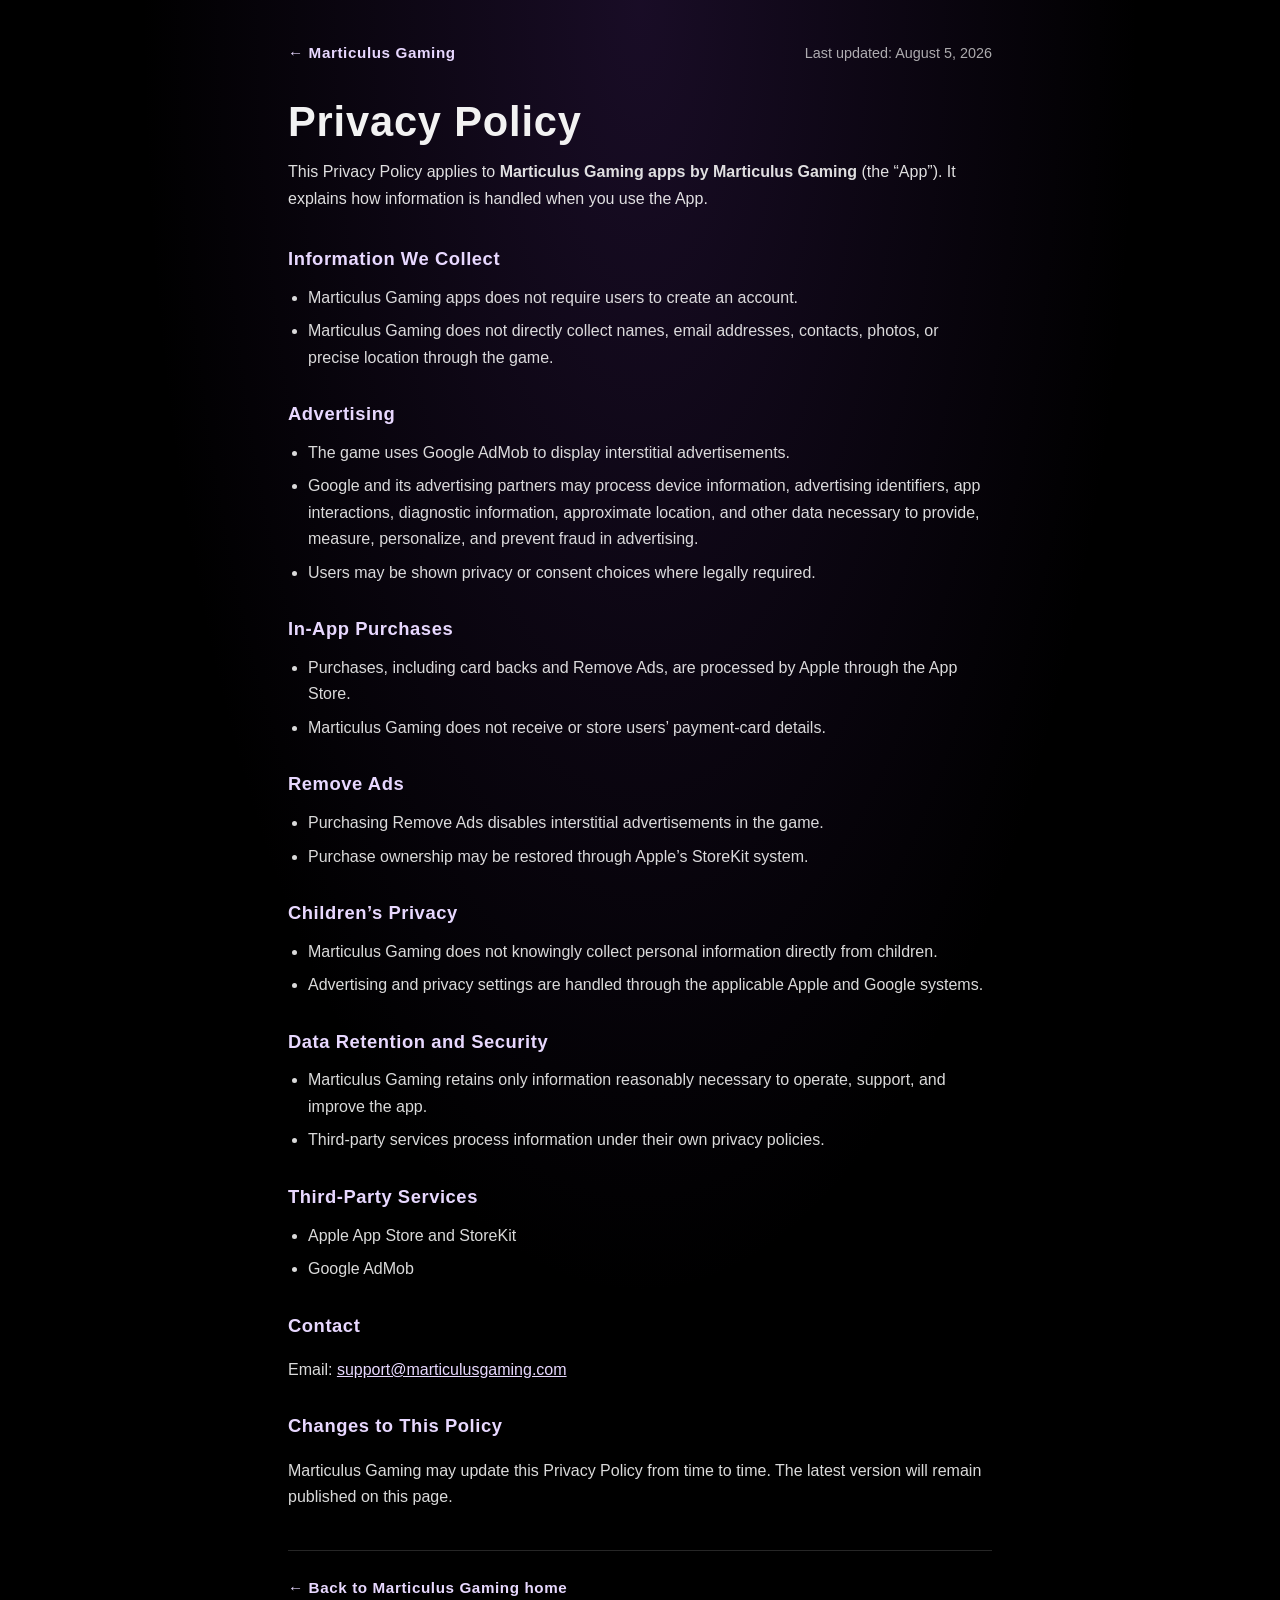
<file: privacy/index.html>
<!DOCTYPE html>
<html lang="en">
<head>
  <meta charset="UTF-8">
  <meta name="viewport" content="width=device-width, initial-scale=1.0">
  <meta name="description" content="Privacy Policy for Marticulus Gaming apps by Marticulus Gaming.">
  <link rel="canonical" href="https://marticulusgaming.com/privacy/">
  <title>Privacy Policy | Marticulus Gaming</title>
  <style>
    * { box-sizing: border-box; }

    html, body {
      margin: 0;
      padding: 0;
      width: 100%;
      min-height: 100%;
      background: #000;
    }

    body {
      font-family: Arial, Helvetica, sans-serif;
      color: #f2f2f2;
      background:
        radial-gradient(ellipse at 50% 0%, rgba(72, 36, 110, 0.35) 0%, transparent 55%),
        #000;
    }

    .policy-page {
      width: min(100% - 2.5rem, 44rem);
      margin: 0 auto;
      padding: 2.5rem 0 4rem;
      line-height: 1.65;
    }

    .policy-header {
      display: flex;
      flex-wrap: wrap;
      align-items: baseline;
      justify-content: space-between;
      gap: 0.75rem 1.5rem;
      margin-bottom: 2rem;
    }

    .policy-home-link {
      color: #e8d8ff;
      text-decoration: none;
      font-size: 0.95rem;
      font-weight: 700;
      letter-spacing: 0.04em;
    }

    .policy-home-link:hover,
    .policy-home-link:focus-visible {
      text-decoration: underline;
    }

    .policy-updated {
      margin: 0;
      color: rgba(242, 242, 242, 0.7);
      font-size: 0.9rem;
    }

    h1 {
      margin: 0 0 0.85rem;
      font-size: clamp(1.85rem, 5vw, 2.6rem);
      line-height: 1.15;
      letter-spacing: 0.02em;
    }

    .policy-intro {
      margin: 0 0 2rem;
      color: rgba(242, 242, 242, 0.92);
    }

    section {
      margin-bottom: 1.75rem;
    }

    h2 {
      margin: 0 0 0.65rem;
      font-size: 1.15rem;
      letter-spacing: 0.03em;
      color: #e8d8ff;
    }

    p, li {
      color: rgba(242, 242, 242, 0.9);
      font-size: 1rem;
    }

    ul {
      margin: 0;
      padding-left: 1.25rem;
    }

    li + li {
      margin-top: 0.45rem;
    }

    a[href^="mailto:"] {
      color: #e8d8ff;
    }

    .policy-footer {
      margin-top: 2.5rem;
      padding-top: 1.5rem;
      border-top: 1px solid rgba(255, 255, 255, 0.15);
    }

    a:focus-visible {
      outline: 3px solid #ffffff;
      outline-offset: 4px;
    }

    @media (max-width: 600px) {
      .policy-page {
        width: min(100% - 1.5rem, 44rem);
        padding: 1.75rem 0 3rem;
      }
    }
  </style>
</head>
<body>
  <main class="policy-page">
    <header class="policy-header">
      <a class="policy-home-link" href="/">← Marticulus Gaming</a>
      <p class="policy-updated">Last updated: August 5, 2026</p>
    </header>

    <h1>Privacy Policy</h1>
    <p class="policy-intro">
      This Privacy Policy applies to <strong>Marticulus Gaming apps by Marticulus Gaming</strong>
      (the “App”). It explains how information is handled when you use the App.
    </p>

    <section>
      <h2>Information We Collect</h2>
      <ul>
        <li>Marticulus Gaming apps does not require users to create an account.</li>
        <li>
          Marticulus Gaming does not directly collect names, email addresses, contacts,
          photos, or precise location through the game.
        </li>
      </ul>
    </section>

    <section>
      <h2>Advertising</h2>
      <ul>
        <li>The game uses Google AdMob to display interstitial advertisements.</li>
        <li>
          Google and its advertising partners may process device information, advertising
          identifiers, app interactions, diagnostic information, approximate location, and
          other data necessary to provide, measure, personalize, and prevent fraud in
          advertising.
        </li>
        <li>Users may be shown privacy or consent choices where legally required.</li>
      </ul>
    </section>

    <section>
      <h2>In-App Purchases</h2>
      <ul>
        <li>
          Purchases, including card backs and Remove Ads, are processed by Apple through
          the App Store.
        </li>
        <li>Marticulus Gaming does not receive or store users’ payment-card details.</li>
      </ul>
    </section>

    <section>
      <h2>Remove Ads</h2>
      <ul>
        <li>Purchasing Remove Ads disables interstitial advertisements in the game.</li>
        <li>Purchase ownership may be restored through Apple’s StoreKit system.</li>
      </ul>
    </section>

    <section>
      <h2>Children’s Privacy</h2>
      <ul>
        <li>
          Marticulus Gaming does not knowingly collect personal information directly from
          children.
        </li>
        <li>
          Advertising and privacy settings are handled through the applicable Apple and
          Google systems.
        </li>
      </ul>
    </section>

    <section>
      <h2>Data Retention and Security</h2>
      <ul>
        <li>
          Marticulus Gaming retains only information reasonably necessary to operate,
          support, and improve the app.
        </li>
        <li>
          Third-party services process information under their own privacy policies.
        </li>
      </ul>
    </section>

    <section>
      <h2>Third-Party Services</h2>
      <ul>
        <li>Apple App Store and StoreKit</li>
        <li>Google AdMob</li>
      </ul>
    </section>

    <section>
      <h2>Contact</h2>
      <p>
        Email:
        <a href="mailto:support@marticulusgaming.com">support@marticulusgaming.com</a>
      </p>
    </section>

    <section>
      <h2>Changes to This Policy</h2>
      <p>
        Marticulus Gaming may update this Privacy Policy from time to time. The latest
        version will remain published on this page.
      </p>
    </section>

    <footer class="policy-footer">
      <a class="policy-home-link" href="/">← Back to Marticulus Gaming home</a>
    </footer>
  </main>
</body>
</html>
</file>
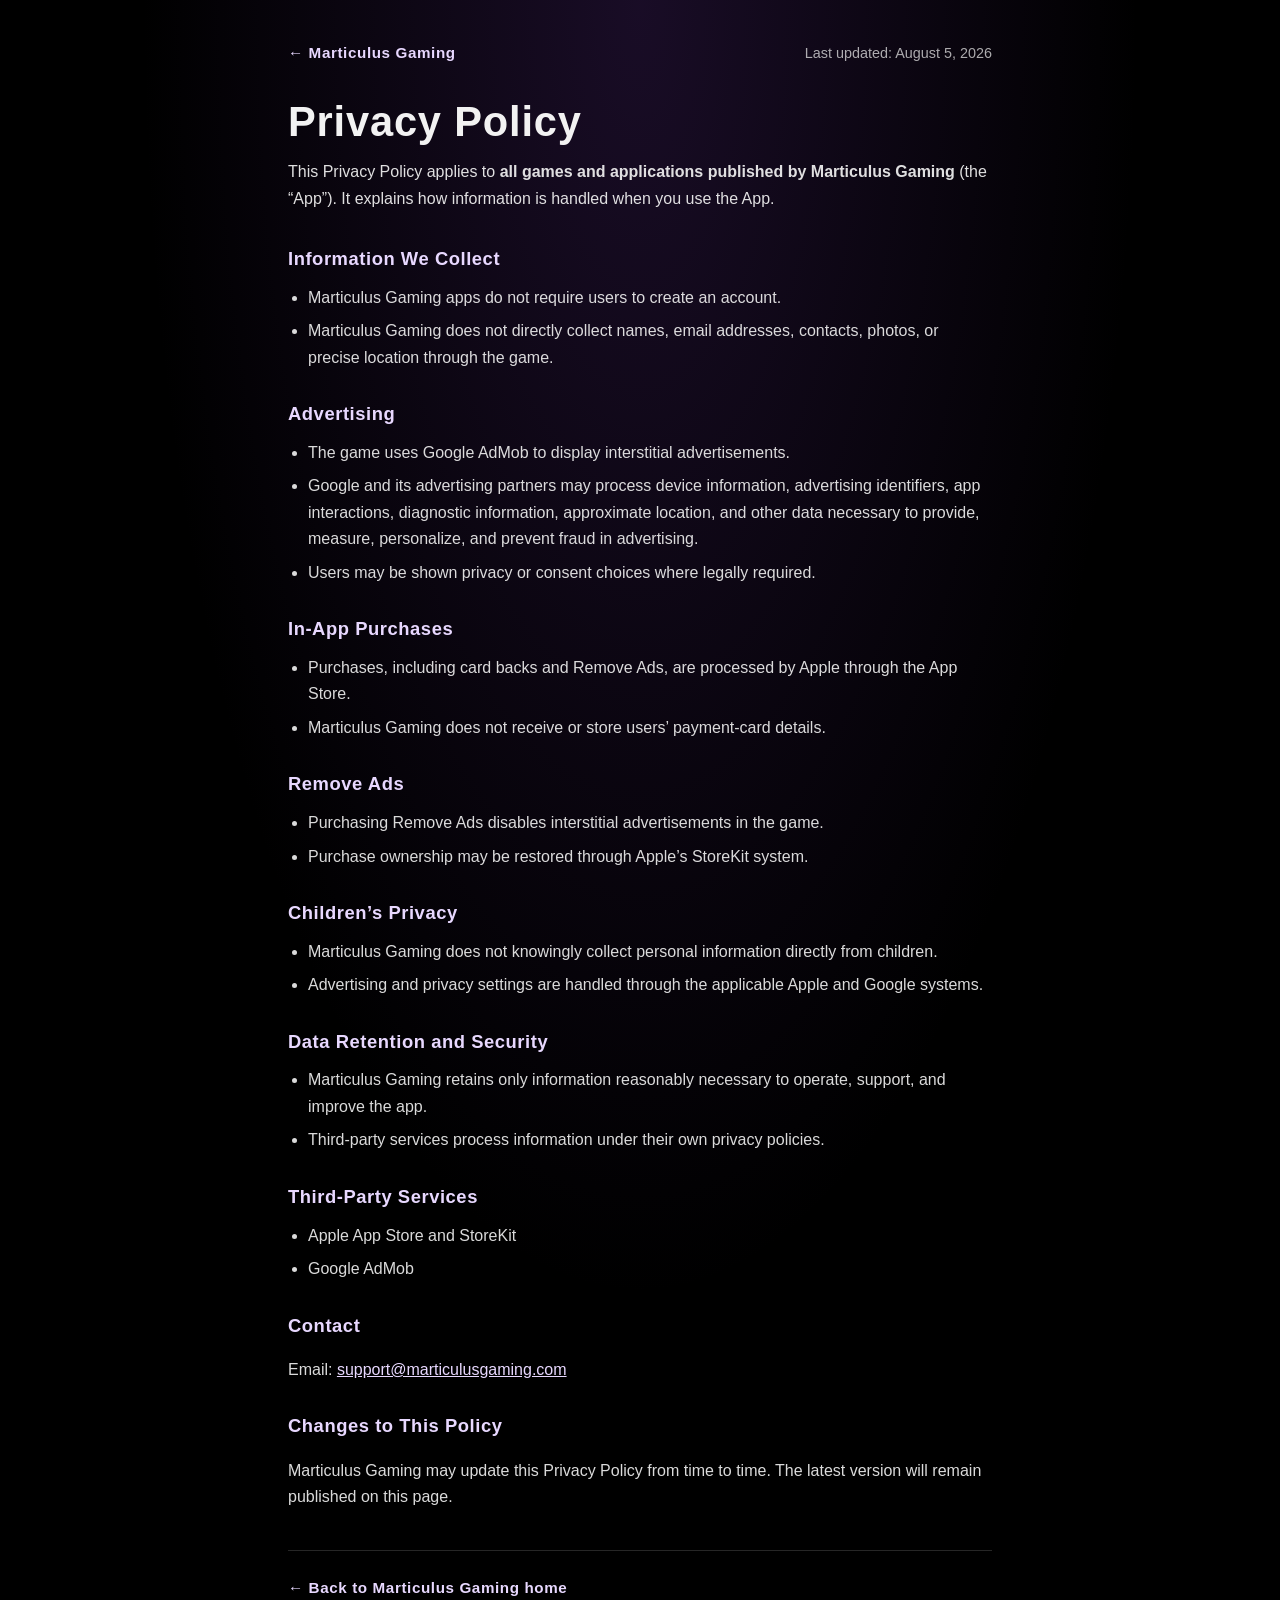
<file: privacy.html>
<!DOCTYPE html>
<html lang="en">
<head>
  <meta charset="UTF-8">
  <meta name="viewport" content="width=device-width, initial-scale=1.0">
  <meta name="description" content="Privacy Policy for  Marticulus Gaming apps by Marticulus Gaming.">
  <link rel="canonical" href="https://marticulusgaming.com/privacy/">
  <title>Privacy Policy | Marticulus Gaming</title>
  <style>
    * { box-sizing: border-box; }

    html, body {
      margin: 0;
      padding: 0;
      width: 100%;
      min-height: 100%;
      background: #000;
    }

    body {
      font-family: Arial, Helvetica, sans-serif;
      color: #f2f2f2;
      background:
        radial-gradient(ellipse at 50% 0%, rgba(72, 36, 110, 0.35) 0%, transparent 55%),
        #000;
    }

    .policy-page {
      width: min(100% - 2.5rem, 44rem);
      margin: 0 auto;
      padding: 2.5rem 0 4rem;
      line-height: 1.65;
    }

    .policy-header {
      display: flex;
      flex-wrap: wrap;
      align-items: baseline;
      justify-content: space-between;
      gap: 0.75rem 1.5rem;
      margin-bottom: 2rem;
    }

    .policy-home-link {
      color: #e8d8ff;
      text-decoration: none;
      font-size: 0.95rem;
      font-weight: 700;
      letter-spacing: 0.04em;
    }

    .policy-home-link:hover,
    .policy-home-link:focus-visible {
      text-decoration: underline;
    }

    .policy-updated {
      margin: 0;
      color: rgba(242, 242, 242, 0.7);
      font-size: 0.9rem;
    }

    h1 {
      margin: 0 0 0.85rem;
      font-size: clamp(1.85rem, 5vw, 2.6rem);
      line-height: 1.15;
      letter-spacing: 0.02em;
    }

    .policy-intro {
      margin: 0 0 2rem;
      color: rgba(242, 242, 242, 0.92);
    }

    section {
      margin-bottom: 1.75rem;
    }

    h2 {
      margin: 0 0 0.65rem;
      font-size: 1.15rem;
      letter-spacing: 0.03em;
      color: #e8d8ff;
    }

    p, li {
      color: rgba(242, 242, 242, 0.9);
      font-size: 1rem;
    }

    ul {
      margin: 0;
      padding-left: 1.25rem;
    }

    li + li {
      margin-top: 0.45rem;
    }

    a[href^="mailto:"] {
      color: #e8d8ff;
    }

    .policy-footer {
      margin-top: 2.5rem;
      padding-top: 1.5rem;
      border-top: 1px solid rgba(255, 255, 255, 0.15);
    }

    a:focus-visible {
      outline: 3px solid #ffffff;
      outline-offset: 4px;
    }

    @media (max-width: 600px) {
      .policy-page {
        width: min(100% - 1.5rem, 44rem);
        padding: 1.75rem 0 3rem;
      }
    }
  </style>
</head>
<body>
  <main class="policy-page">
    <header class="policy-header">
      <a class="policy-home-link" href="/">← Marticulus Gaming</a>
      <p class="policy-updated">Last updated: August 5, 2026</p>
    </header>

    <h1>Privacy Policy</h1>
    <p class="policy-intro">
      This Privacy Policy applies to <strong>all games and applications published by Marticulus Gaming</strong>
      (the “App”). It explains how information is handled when you use the App.
    </p>

    <section>
      <h2>Information We Collect</h2>
      <ul>
        <li> Marticulus Gaming apps do not require users to create an account.</li>
        <li>
          Marticulus Gaming does not directly collect names, email addresses, contacts,
          photos, or precise location through the game.
        </li>
      </ul>
    </section>

    <section>
      <h2>Advertising</h2>
      <ul>
        <li>The game uses Google AdMob to display interstitial advertisements.</li>
        <li>
          Google and its advertising partners may process device information, advertising
          identifiers, app interactions, diagnostic information, approximate location, and
          other data necessary to provide, measure, personalize, and prevent fraud in
          advertising.
        </li>
        <li>Users may be shown privacy or consent choices where legally required.</li>
      </ul>
    </section>

    <section>
      <h2>In-App Purchases</h2>
      <ul>
        <li>
          Purchases, including card backs and Remove Ads, are processed by Apple through
          the App Store.
        </li>
        <li>Marticulus Gaming does not receive or store users’ payment-card details.</li>
      </ul>
    </section>

    <section>
      <h2>Remove Ads</h2>
      <ul>
        <li>Purchasing Remove Ads disables interstitial advertisements in the game.</li>
        <li>Purchase ownership may be restored through Apple’s StoreKit system.</li>
      </ul>
    </section>

    <section>
      <h2>Children’s Privacy</h2>
      <ul>
        <li>
          Marticulus Gaming does not knowingly collect personal information directly from
          children.
        </li>
        <li>
          Advertising and privacy settings are handled through the applicable Apple and
          Google systems.
        </li>
      </ul>
    </section>

    <section>
      <h2>Data Retention and Security</h2>
      <ul>
        <li>
          Marticulus Gaming retains only information reasonably necessary to operate,
          support, and improve the app.
        </li>
        <li>
          Third-party services process information under their own privacy policies.
        </li>
      </ul>
    </section>

    <section>
      <h2>Third-Party Services</h2>
      <ul>
        <li>Apple App Store and StoreKit</li>
        <li>Google AdMob</li>
      </ul>
    </section>

    <section>
      <h2>Contact</h2>
      <p>
        Email:
        <a href="mailto:support@marticulusgaming.com">support@marticulusgaming.com</a>
      </p>
    </section>

    <section>
      <h2>Changes to This Policy</h2>
      <p>
        Marticulus Gaming may update this Privacy Policy from time to time. The latest
        version will remain published on this page.
      </p>
    </section>

    <footer class="policy-footer">
      <a class="policy-home-link" href="/">← Back to Marticulus Gaming home</a>
    </footer>
  </main>
</body>
</html>
</file>
